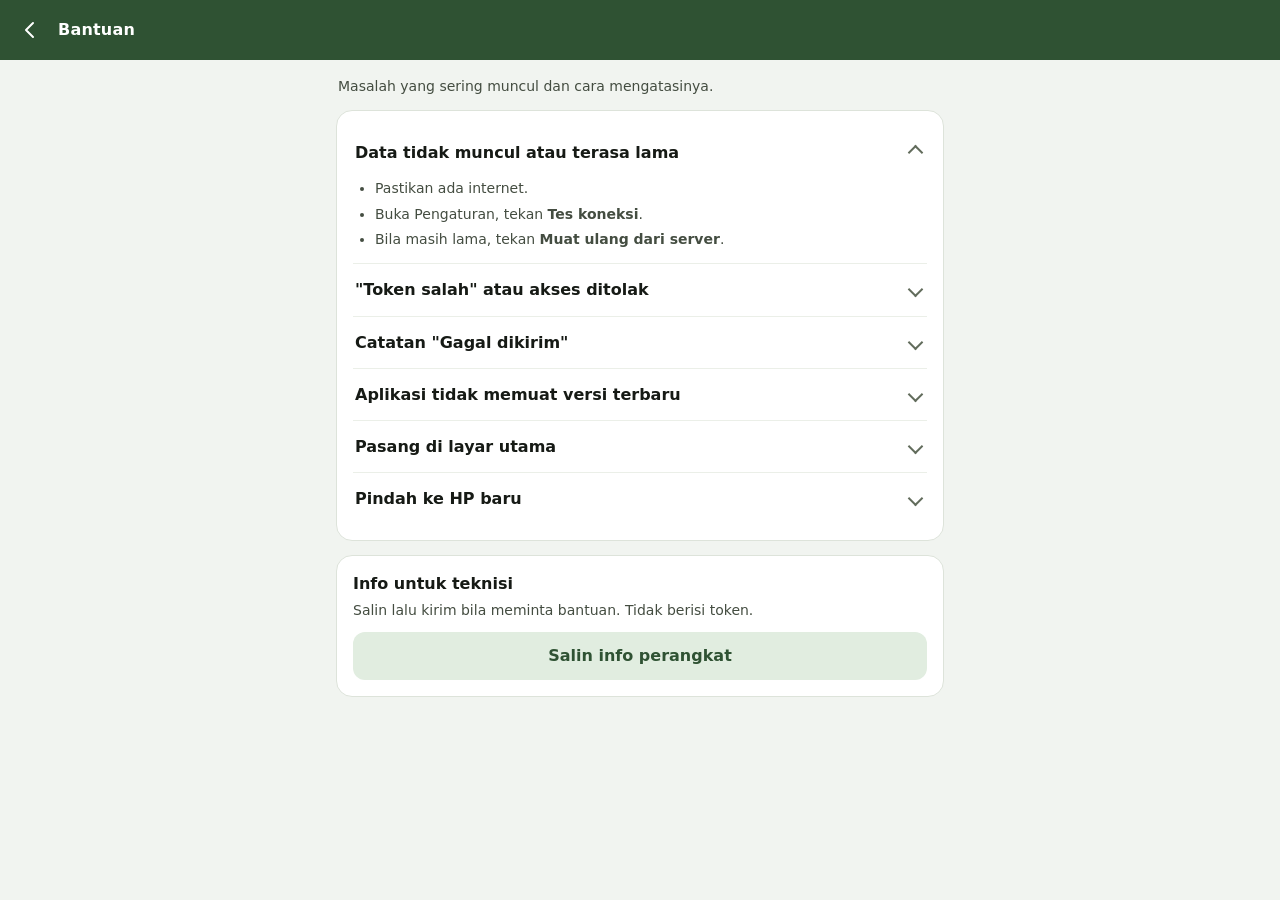
<file: bantuan.html>
<!DOCTYPE html>
<html lang="id">
<head>
<meta charset="UTF-8">
<meta name="viewport" content="width=device-width, initial-scale=1, viewport-fit=cover">
<title>Bantuan · Sayur App</title>
<link rel="manifest" href="./manifest.json">
<meta name="theme-color" content="#2F5233">
<meta name="color-scheme" content="light dark">
<link rel="apple-touch-icon" href="./icons/apple-touch-icon.png">
<link rel="icon" href="./icons/favicon-48.png">
<script>
(function(){var s=null;try{s=localStorage.getItem('sayur_dark');}catch(e){}
var d=s==='1'||(s===null&&window.matchMedia&&matchMedia('(prefers-color-scheme: dark)').matches);
if(d)document.documentElement.classList.add('dark');})();
</script>
<link rel="stylesheet" href="./halaman.css">
</head>
<body>
<header class="appbar">
  <button class="icon-btn" id="btnBack" type="button" aria-label="Kembali">
    <svg class="ic" viewBox="0 0 24 24"><path d="M15 5l-7 7 7 7"/></svg>
  </button>
  <h1>Bantuan</h1>
</header>
<main class="wrap">
  <p class="lead">Masalah yang sering muncul dan cara mengatasinya.</p>
  <section class="card">
  <details open><summary>Data tidak muncul atau terasa lama</summary><div class="isi"><ul><li>Pastikan ada internet.</li><li>Buka Pengaturan, tekan <b>Tes koneksi</b>.</li><li>Bila masih lama, tekan <b>Muat ulang dari server</b>.</li></ul></div></details>
  <details><summary>"Token salah" atau akses ditolak</summary><div class="isi"><p>Token di HP berbeda dengan token di server. Di editor Apps Script jalankan <code>infoKoneksi</code>, salin token terbaru, lalu isi di Pengaturan. Bila token pernah diganti lewat <code>buatTokenBaru</code>, semua HP harus diperbarui.</p></div></details>
  <details><summary>Catatan "Gagal dikirim"</summary><div class="isi"><p>Server menolak catatan itu, biasanya karena isinya tidak valid. Buka Pengaturan, bagian Pengiriman data. Perbaiki lewat aplikasi, atau tekan <b>Buang yang gagal</b> bila tidak diperlukan.</p></div></details>
  <details><summary>Aplikasi tidak memuat versi terbaru</summary><div class="isi"><p>Buka Pengaturan, tekan <b>Segarkan aplikasi</b> (perlu internet). Bila Anda mengubah file aplikasi, naikkan angka VERSI di <code>sw.js</code> sebelum mengunggah.</p></div></details>
  <details><summary>Pasang di layar utama</summary><div class="isi"><p>Android (Chrome): menu titik tiga, <b>Pasang aplikasi</b>. iPhone (Safari): tombol Bagikan, <b>Tambah ke Layar Utama</b>.</p></div></details>
  <details><summary>Pindah ke HP baru</summary><div class="isi"><p>Di HP lama buka Pengaturan, <b>Salin kode sambung</b>. Di HP baru tempel kode itu lalu tekan <b>Pakai</b>.</p></div></details>
  </section>
  <section class="card">
    <h2>Info untuk teknisi</h2>
    <p class="sub">Salin lalu kirim bila meminta bantuan. Tidak berisi token.</p>
    <div class="btn-row"><button class="btn" id="btnInfo" type="button">Salin info perangkat</button></div>
  </section>

</main>
<div class="toast" id="toast" role="status" aria-live="polite"></div>
<script src="./halaman.js"></script>
<script src="./storage.js"></script>
<script>
document.getElementById('btnInfo').addEventListener('click',function(){
  var S=window.SayurStorage,c=S&&S.config?S.config.get():{},q=S&&S.queue?S.queue:null;
  var t=['Sayur App','Alamat server: '+(c.url?'terisi':'kosong'),'Token: '+(c.token?'terisi':'kosong'),
   'Antrean: '+(q?q.list().length:'?')+' (gagal '+(q?q.failedCount():'?')+')','Online: '+(navigator.onLine?'ya':'tidak'),
   'Browser: '+navigator.userAgent].join('\n');
  Hal.salin(t).then(function(ok){Hal.toast(ok?'Info disalin':'Tidak bisa menyalin');});
});
</script>
</body>
</html>
</file>
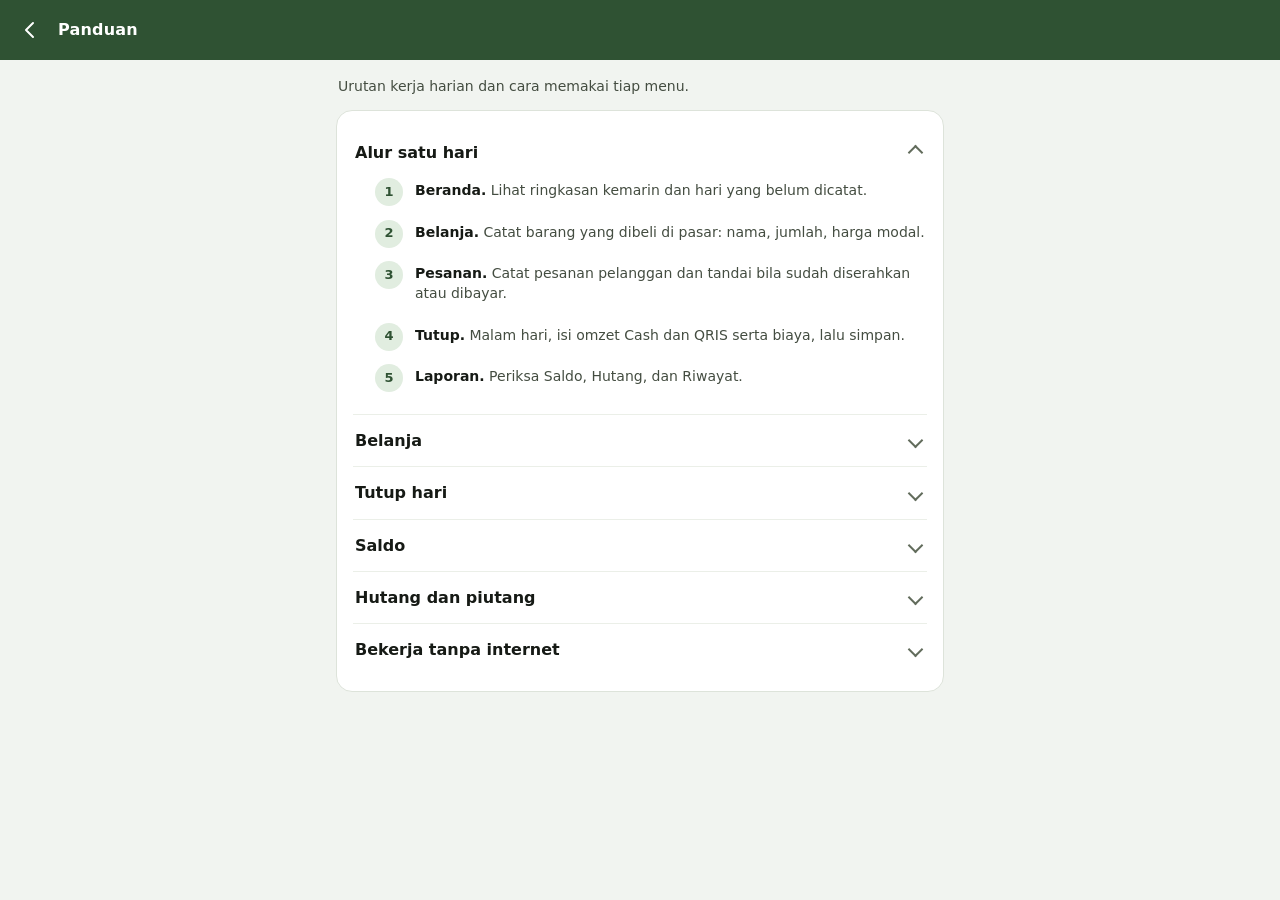
<file: panduan.html>
<!DOCTYPE html>
<html lang="id">
<head>
<meta charset="UTF-8">
<meta name="viewport" content="width=device-width, initial-scale=1, viewport-fit=cover">
<title>Panduan · Sayur App</title>
<link rel="manifest" href="./manifest.json">
<meta name="theme-color" content="#2F5233">
<meta name="color-scheme" content="light dark">
<link rel="apple-touch-icon" href="./icons/apple-touch-icon.png">
<link rel="icon" href="./icons/favicon-48.png">
<script>
(function(){var s=null;try{s=localStorage.getItem('sayur_dark');}catch(e){}
var d=s==='1'||(s===null&&window.matchMedia&&matchMedia('(prefers-color-scheme: dark)').matches);
if(d)document.documentElement.classList.add('dark');})();
</script>
<link rel="stylesheet" href="./halaman.css">
</head>
<body>
<header class="appbar">
  <button class="icon-btn" id="btnBack" type="button" aria-label="Kembali">
    <svg class="ic" viewBox="0 0 24 24"><path d="M15 5l-7 7 7 7"/></svg>
  </button>
  <h1>Panduan</h1>
</header>
<main class="wrap">
  <p class="lead">Urutan kerja harian dan cara memakai tiap menu.</p>
  <section class="card">
  <details open><summary>Alur satu hari</summary><div class="isi"><ol class="langkah"><li><b>Beranda.</b> Lihat ringkasan kemarin dan hari yang belum dicatat.</li><li><b>Belanja.</b> Catat barang yang dibeli di pasar: nama, jumlah, harga modal.</li><li><b>Pesanan.</b> Catat pesanan pelanggan dan tandai bila sudah diserahkan atau dibayar.</li><li><b>Tutup.</b> Malam hari, isi omzet Cash dan QRIS serta biaya, lalu simpan.</li><li><b>Laporan.</b> Periksa Saldo, Hutang, dan Riwayat.</li></ol></div></details>
  <details><summary>Belanja</summary><div class="isi"><ul><li>Ketik nama barang, jumlah, dan harga modal. Jumlah boleh ditulis seperti <code>2,5</code> atau <code>2 kg</code>.</li><li>Harga jual diperkirakan dari modal dan persen susut di Pengaturan.</li><li>Belanja yang dibayar utang dicatat sebagai hutang ke pemasok.</li></ul></div></details>
  <details><summary>Tutup hari</summary><div class="isi"><ul><li>Isi omzet Cash dan QRIS, lalu biaya: ops pasar, bensin, lain-lain.</li><li>Laba bersih dihitung otomatis: omzet dikurangi modal belanja dan semua biaya.</li><li>Hari libur: tandai libur agar tidak dianggap bolong.</li></ul></div></details>
  <details><summary>Saldo</summary><div class="isi"><ul><li>Saldo dihitung dari Setor dikurangi Tarik, terpisah untuk Cash dan QRIS.</li><li>Gunakan Setor saat menambah uang ke kas, Tarik saat mengambil.</li><li>Pembayaran hutang otomatis ikut tercatat sebagai mutasi.</li></ul></div></details>
  <details><summary>Hutang dan piutang</summary><div class="isi"><ul><li>Buka satu hutang, isi jumlah dan metode, lalu Bayar.</li><li>Bila hutang sudah lunas, tombol bayar tidak muncul lagi.</li></ul></div></details>
  <details><summary>Bekerja tanpa internet</summary><div class="isi"><p>Catatan tetap bisa dibuat saat offline. Tanda <b>Belum terkirim</b> muncul pada catatan yang masih di HP. Saat internet kembali, aplikasi mengirimnya otomatis. Pemakaian berulang tidak membuat data ganda.</p></div></details>
  </section>

</main>
<div class="toast" id="toast" role="status" aria-live="polite"></div>
<script src="./halaman.js"></script>
</body>
</html>
</file>
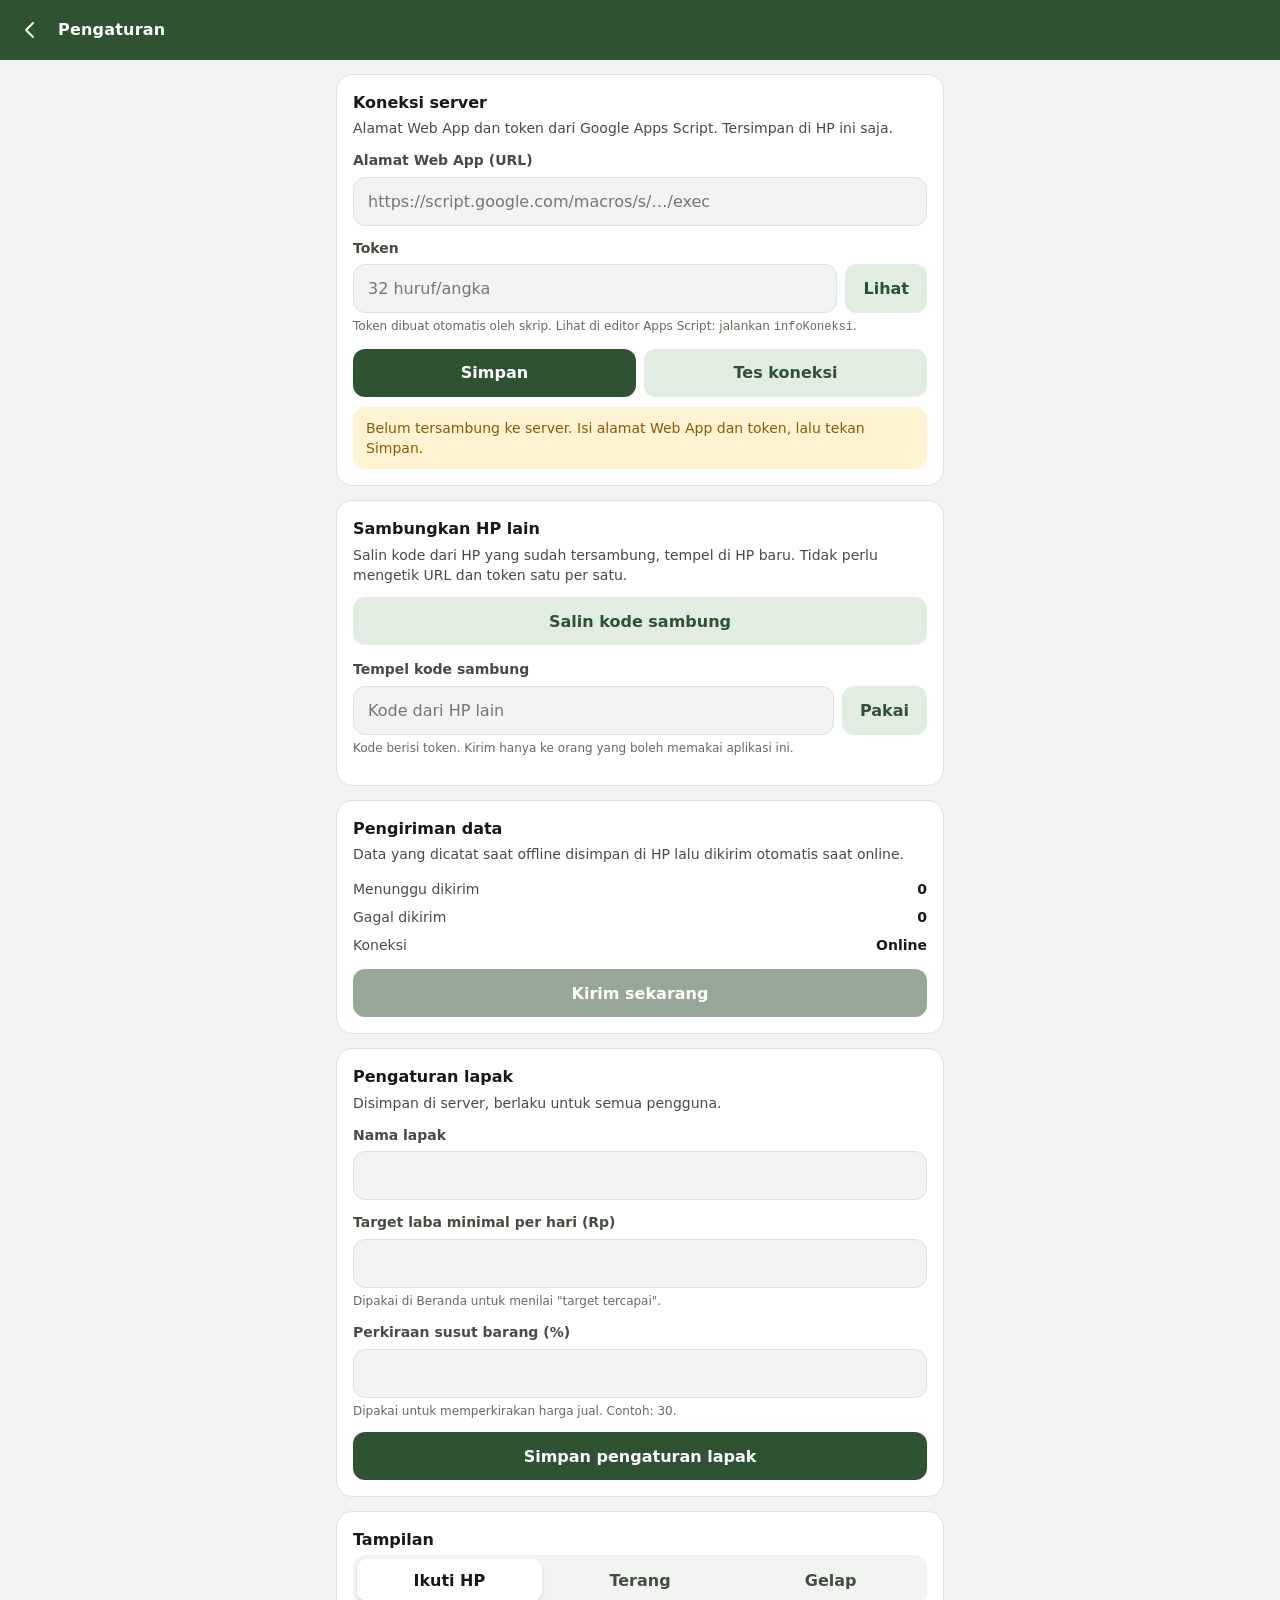
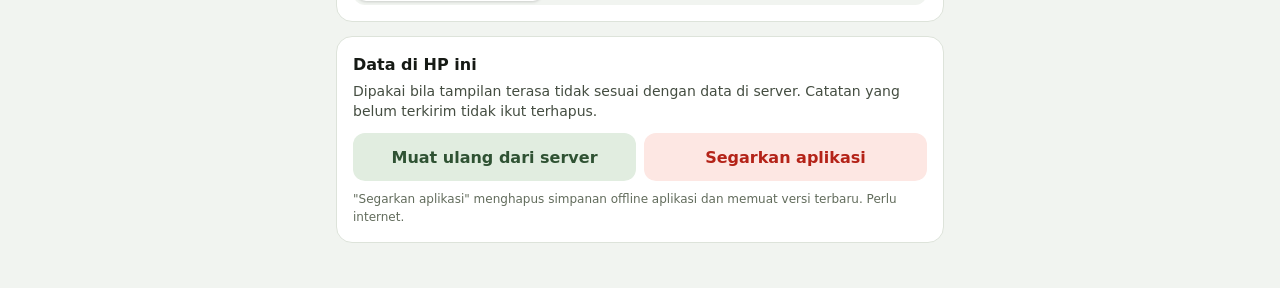
<file: pengaturan.html>
<!DOCTYPE html>
<html lang="id">
<head>
<meta charset="UTF-8">
<meta name="viewport" content="width=device-width, initial-scale=1, viewport-fit=cover">
<title>Pengaturan · Sayur App</title>
<link rel="manifest" href="./manifest.json">
<meta name="theme-color" content="#2F5233">
<meta name="color-scheme" content="light dark">
<link rel="apple-touch-icon" href="./icons/apple-touch-icon.png">
<link rel="icon" href="./icons/favicon-48.png">
<script>
(function(){var s=null;try{s=localStorage.getItem('sayur_dark');}catch(e){}
var d=s==='1'||(s===null&&window.matchMedia&&matchMedia('(prefers-color-scheme: dark)').matches);
if(d)document.documentElement.classList.add('dark');})();
</script>
<link rel="stylesheet" href="./halaman.css">
</head>
<body>
<header class="appbar">
  <button class="icon-btn" id="btnBack" type="button" aria-label="Kembali">
    <svg class="ic" viewBox="0 0 24 24"><path d="M15 5l-7 7 7 7"/></svg>
  </button>
  <h1>Pengaturan</h1>
</header>

<main class="wrap">

  <section class="card" aria-labelledby="hKoneksi">
    <h2 id="hKoneksi">Koneksi server</h2>
    <p class="sub">Alamat Web App dan token dari Google Apps Script. Tersimpan di HP ini saja.</p>
    <div class="field">
      <label for="inUrl">Alamat Web App (URL)</label>
      <input id="inUrl" type="url" inputmode="url" autocomplete="off" autocapitalize="off" spellcheck="false"
             placeholder="https://script.google.com/macros/s/…/exec">
    </div>
    <div class="field">
      <label for="inToken">Token</label>
      <div class="input-row">
        <input id="inToken" type="password" autocomplete="off" autocapitalize="off" spellcheck="false" placeholder="32 huruf/angka">
        <button class="btn" id="btnLihat" type="button" aria-pressed="false">Lihat</button>
      </div>
      <p class="hint">Token dibuat otomatis oleh skrip. Lihat di editor Apps Script: jalankan <code>infoKoneksi</code>.</p>
    </div>
    <div class="btn-row">
      <button class="btn btn-primary" id="btnSimpanKoneksi" type="button">Simpan</button>
      <button class="btn" id="btnTes" type="button">Tes koneksi</button>
    </div>
    <div class="stat" id="statKoneksi" hidden role="status"></div>
  </section>

  <section class="card" aria-labelledby="hSambung">
    <h2 id="hSambung">Sambungkan HP lain</h2>
    <p class="sub">Salin kode dari HP yang sudah tersambung, tempel di HP baru. Tidak perlu mengetik URL dan token satu per satu.</p>
    <div class="btn-row">
      <button class="btn" id="btnSalinKode" type="button">Salin kode sambung</button>
    </div>
    <div class="field" style="margin-top:14px">
      <label for="inKode">Tempel kode sambung</label>
      <div class="input-row">
        <input id="inKode" type="text" autocomplete="off" autocapitalize="off" spellcheck="false" placeholder="Kode dari HP lain">
        <button class="btn" id="btnPakaiKode" type="button">Pakai</button>
      </div>
      <p class="hint">Kode berisi token. Kirim hanya ke orang yang boleh memakai aplikasi ini.</p>
    </div>
  </section>

  <section class="card" aria-labelledby="hSinkron">
    <h2 id="hSinkron">Pengiriman data</h2>
    <p class="sub">Data yang dicatat saat offline disimpan di HP lalu dikirim otomatis saat online.</p>
    <dl class="kv">
      <dt>Menunggu dikirim</dt><dd id="kvMenunggu">0</dd>
      <dt>Gagal dikirim</dt><dd id="kvGagal">0</dd>
      <dt>Koneksi</dt><dd id="kvOnline">-</dd>
    </dl>
    <div class="btn-row" style="margin-top:14px">
      <button class="btn btn-primary" id="btnKirim" type="button">Kirim sekarang</button>
      <button class="btn btn-danger" id="btnBuang" type="button" hidden>Buang yang gagal</button>
    </div>
    <div class="stat" id="statKirim" hidden role="status"></div>
  </section>

  <section class="card" aria-labelledby="hLapak">
    <h2 id="hLapak">Pengaturan lapak</h2>
    <p class="sub">Disimpan di server, berlaku untuk semua pengguna.</p>
    <div class="field">
      <label for="inNama">Nama lapak</label>
      <input id="inNama" type="text" autocomplete="off" maxlength="60">
    </div>
    <div class="field">
      <label for="inBatas">Target laba minimal per hari (Rp)</label>
      <input id="inBatas" type="tel" inputmode="numeric" autocomplete="off">
      <p class="hint">Dipakai di Beranda untuk menilai "target tercapai".</p>
    </div>
    <div class="field">
      <label for="inSusut">Perkiraan susut barang (%)</label>
      <input id="inSusut" type="tel" inputmode="decimal" autocomplete="off">
      <p class="hint">Dipakai untuk memperkirakan harga jual. Contoh: 30.</p>
    </div>
    <button class="btn btn-primary btn-block" id="btnSimpanLapak" type="button">Simpan pengaturan lapak</button>
    <div class="stat" id="statLapak" hidden role="status"></div>
  </section>

  <section class="card" aria-labelledby="hTampil">
    <h2 id="hTampil">Tampilan</h2>
    <div class="seg" role="group" aria-label="Mode warna">
      <button type="button" data-mode="sistem">Ikuti HP</button>
      <button type="button" data-mode="terang">Terang</button>
      <button type="button" data-mode="gelap">Gelap</button>
    </div>
  </section>

  <section class="card" aria-labelledby="hData">
    <h2 id="hData">Data di HP ini</h2>
    <p class="sub">Dipakai bila tampilan terasa tidak sesuai dengan data di server. Catatan yang belum terkirim tidak ikut terhapus.</p>
    <div class="btn-row">
      <button class="btn" id="btnCache" type="button">Muat ulang dari server</button>
      <button class="btn btn-danger" id="btnReset" type="button">Segarkan aplikasi</button>
    </div>
    <p class="hint" style="margin-top:10px;font-size:12px;color:var(--text-3)">"Segarkan aplikasi" menghapus simpanan offline aplikasi dan memuat versi terbaru. Perlu internet.</p>
  </section>

</main>
<div class="toast" id="toast" role="status" aria-live="polite"></div>

<script src="./storage.js"></script>
<script src="./halaman.js"></script>
<script>
(function(){
  var $ = Hal.$, S = window.SayurStorage;

  function tampil(el, jenis, teks){
    el.hidden = false; el.className = 'stat' + (jenis ? ' ' + jenis : ''); el.textContent = teks;
  }

  /* ---------- Koneksi ---------- */
  function isiKoneksi(){
    var c = S.config.get();
    $('inUrl').value = c.url; $('inToken').value = c.token;
  }
  function valid(url, token){
    if(!/^https:\/\/script\.google\.com\/.+\/exec$/.test(url))
      return 'Alamat harus berawalan https://script.google.com/ dan berakhiran /exec';
    if(!token) return 'Token belum diisi';
    return '';
  }
  $('btnLihat').addEventListener('click', function(){
    var t = $('inToken'), buka = t.type === 'password';
    t.type = buka ? 'text' : 'password';
    this.textContent = buka ? 'Sembunyi' : 'Lihat';
    this.setAttribute('aria-pressed', buka ? 'true' : 'false');
  });
  $('btnSimpanKoneksi').addEventListener('click', function(){
    var url = $('inUrl').value.trim(), token = $('inToken').value.trim();
    var salah = valid(url, token);
    if(salah){ tampil($('statKoneksi'), 'bad', salah); return; }
    S.config.set({url: url, token: token});
    tampil($('statKoneksi'), 'ok', 'Tersimpan. Menguji koneksi…');
    tes();
  });
  function tes(){
    var btn = $('btnTes'); btn.disabled = true;
    tampil($('statKoneksi'), '', 'Menghubungi server…');
    S.ping().then(function(r){
      tampil($('statKoneksi'), 'ok', 'Tersambung. Versi server ' + (r && r.versi || '?') + ', zona waktu ' + (r && r.zona || '?') + '.');
      muatLapak();
    }, function(e){
      var jenis = e && e.kind === 'auth' ? 'bad' : 'warn';
      tampil($('statKoneksi'), jenis, (e && e.message) || 'Gagal menghubungi server');
    }).then(function(){ btn.disabled = false; segarkanStatus(); });
  }
  $('btnTes').addEventListener('click', function(){
    var url = $('inUrl').value.trim(), token = $('inToken').value.trim();
    var salah = valid(url, token);
    if(salah){ tampil($('statKoneksi'), 'bad', salah); return; }
    S.config.set({url: url, token: token});
    tes();
  });

  /* ---------- Kode sambung ---------- */
  function enc(o){ return btoa(unescape(encodeURIComponent(JSON.stringify(o)))); }
  function dec(s){ return JSON.parse(decodeURIComponent(escape(atob(s)))); }
  $('btnSalinKode').addEventListener('click', function(){
    var c = S.config.get();
    if(!c.url || !c.token){ Hal.toast('Isi alamat dan token dulu'); return; }
    Hal.salin('SAYUR1:' + enc({u: c.url, t: c.token})).then(function(ok){
      Hal.toast(ok ? 'Kode disalin' : 'Tidak bisa menyalin otomatis');
    });
  });
  $('btnPakaiKode').addEventListener('click', function(){
    var raw = $('inKode').value.trim();
    try{
      if(raw.indexOf('SAYUR1:') !== 0) throw new Error('format');
      var o = dec(raw.slice(7));
      var salah = valid(String(o.u || ''), String(o.t || ''));
      if(salah) throw new Error(salah);
      S.config.set({url: o.u, token: o.t});
      isiKoneksi(); $('inKode').value = '';
      Hal.toast('Tersambung. Menguji…'); tes();
    }catch(e){
      tampil($('statKoneksi'), 'bad', 'Kode tidak valid. Salin ulang dari HP yang sudah tersambung.');
    }
  });

  /* ---------- Pengiriman data ---------- */
  function segarkanStatus(){
    var l = S.queue.list(), gagal = S.queue.failedCount();
    $('kvMenunggu').textContent = String(Math.max(0, l.length - gagal));
    $('kvGagal').textContent = String(gagal);
    $('kvOnline').textContent = navigator.onLine ? 'Online' : 'Offline';
    $('btnBuang').hidden = gagal === 0;
    $('btnKirim').disabled = l.length === 0;
  }
  $('btnKirim').addEventListener('click', function(){
    var btn = this; btn.disabled = true;
    tampil($('statKirim'), '', 'Mengirim…');
    S.queue.resetFailed();
    S.processQueue().then(function(r){
      if(r && r.skipped){
        tampil($('statKirim'), 'warn', r.reason === 'config' ? 'Alamat server/token belum diisi.' :
          (r.reason === 'offline' ? 'Sedang offline.' : 'Sedang dikirim di tab lain.'));
      } else {
        var sisa = S.queue.list().length, gagal = S.queue.failedCount();
        if(!sisa) tampil($('statKirim'), 'ok', 'Semua data sudah terkirim.');
        else if(gagal) tampil($('statKirim'), 'bad', gagal + ' data ditolak server. Lihat menu Bantuan untuk langkah selanjutnya.');
        else tampil($('statKirim'), 'warn', sisa + ' data belum terkirim. Coba lagi nanti.');
      }
    }, function(){ tampil($('statKirim'), 'bad', 'Gagal mengirim. Coba lagi.'); })
    .then(function(){ segarkanStatus(); });
  });
  $('btnBuang').addEventListener('click', function(){
    if(!confirm('Buang data yang gagal terkirim? Data ini tidak akan masuk ke server.')) return;
    S.discardFailed(); segarkanStatus(); Hal.toast('Dibuang');
  });
  ['sayur:queue','sayur:sync','online','offline'].forEach(function(e){ window.addEventListener(e, segarkanStatus); });

  /* ---------- Pengaturan lapak ---------- */
  function fmtRp(n){ n = Number(n) || 0; return n ? n.toLocaleString('id-ID') : ''; }
  $('inBatas').addEventListener('input', function(){
    var d = this.value.replace(/\D/g, ''); this.value = d ? Number(d).toLocaleString('id-ID') : '';
  });
  function muatLapak(){
    S.pengaturan.get().then(function(p){
      p = p || {};
      $('inNama').value = p.NamaLapak || '';
      $('inBatas').value = fmtRp(p.BatasMinimalLaba);
      var s = Number(p.SusutRate);
      $('inSusut').value = s > 0 ? String(Math.round(s * 1000) / 10).replace('.', ',') : '';
    });
  }
  $('btnSimpanLapak').addEventListener('click', function(){
    var nama = $('inNama').value.trim();
    var batas = parseInt($('inBatas').value.replace(/\D/g, ''), 10) || 0;
    var susut = parseFloat($('inSusut').value.replace(',', '.'));
    if(!nama){ tampil($('statLapak'), 'bad', 'Nama lapak wajib diisi'); return; }
    if(!(batas > 0)){ tampil($('statLapak'), 'bad', 'Target laba harus lebih dari 0'); return; }
    if(!(susut >= 0 && susut <= 90)){ tampil($('statLapak'), 'bad', 'Susut harus antara 0 dan 90 persen'); return; }
    var btn = this; btn.disabled = true;
    S.pengaturan.set({NamaLapak: nama, BatasMinimalLaba: batas, SusutRate: Math.round(susut * 10) / 1000})
      .then(function(r){
        tampil($('statLapak'), r && r.queued ? 'warn' : 'ok',
          r && r.queued ? 'Tersimpan di HP, akan dikirim ke server saat tersambung.' : 'Tersimpan di server.');
      }, function(e){ tampil($('statLapak'), 'bad', (e && e.message) || 'Gagal menyimpan'); })
      .then(function(){ btn.disabled = false; segarkanStatus(); });
  });

  /* ---------- Tampilan ---------- */
  function tandaiMode(){
    var m = Hal.modeGelap();
    Array.prototype.forEach.call(document.querySelectorAll('.seg button'), function(b){
      b.classList.toggle('on', b.dataset.mode === m);
    });
  }
  Array.prototype.forEach.call(document.querySelectorAll('.seg button'), function(b){
    b.addEventListener('click', function(){ Hal.setModeGelap(b.dataset.mode); tandaiMode(); });
  });

  /* ---------- Data di HP ---------- */
  var KUNCI_SALINAN = ['sayur_dashboard_cache', 'sayur_pengaturan_v1',
    'mawih_mutasi_srv_v2', 'mawih_hutang_srv_v2', 'mawih_riwayat_srv_v1'];
  $('btnCache').addEventListener('click', function(){
    var hapus = [];
    try{
      for(var i = 0; i < localStorage.length; i++){
        var k = localStorage.key(i);
        if(k && (k.indexOf('sayur_c1:') === 0 || KUNCI_SALINAN.indexOf(k) !== -1)) hapus.push(k);
      }
      hapus.forEach(function(k){ localStorage.removeItem(k); });
    }catch(e){}
    Hal.toast('Salinan dihapus. Data dimuat ulang saat halaman dibuka.');
  });
  $('btnReset').addEventListener('click', function(){
    if(!confirm('Segarkan aplikasi? Catatan yang belum terkirim tetap aman.')) return;
    var tugas = [];
    if('serviceWorker' in navigator){
      tugas.push(navigator.serviceWorker.getRegistrations().then(function(rs){
        return Promise.all(rs.map(function(r){ return r.unregister(); }));
      }));
    }
    if(window.caches){
      tugas.push(caches.keys().then(function(ks){ return Promise.all(ks.map(function(k){ return caches.delete(k); })); }));
    }
    Promise.all(tugas).catch(function(){}).then(function(){ location.href = './'; });
  });

  /* ---------- mulai ---------- */
  isiKoneksi(); tandaiMode(); segarkanStatus(); muatLapak();
  if(!S.config.isReady()){
    tampil($('statKoneksi'), 'warn', 'Belum tersambung ke server. Isi alamat Web App dan token, lalu tekan Simpan.');
  }
})();
</script>
</body>
</html>
</file>
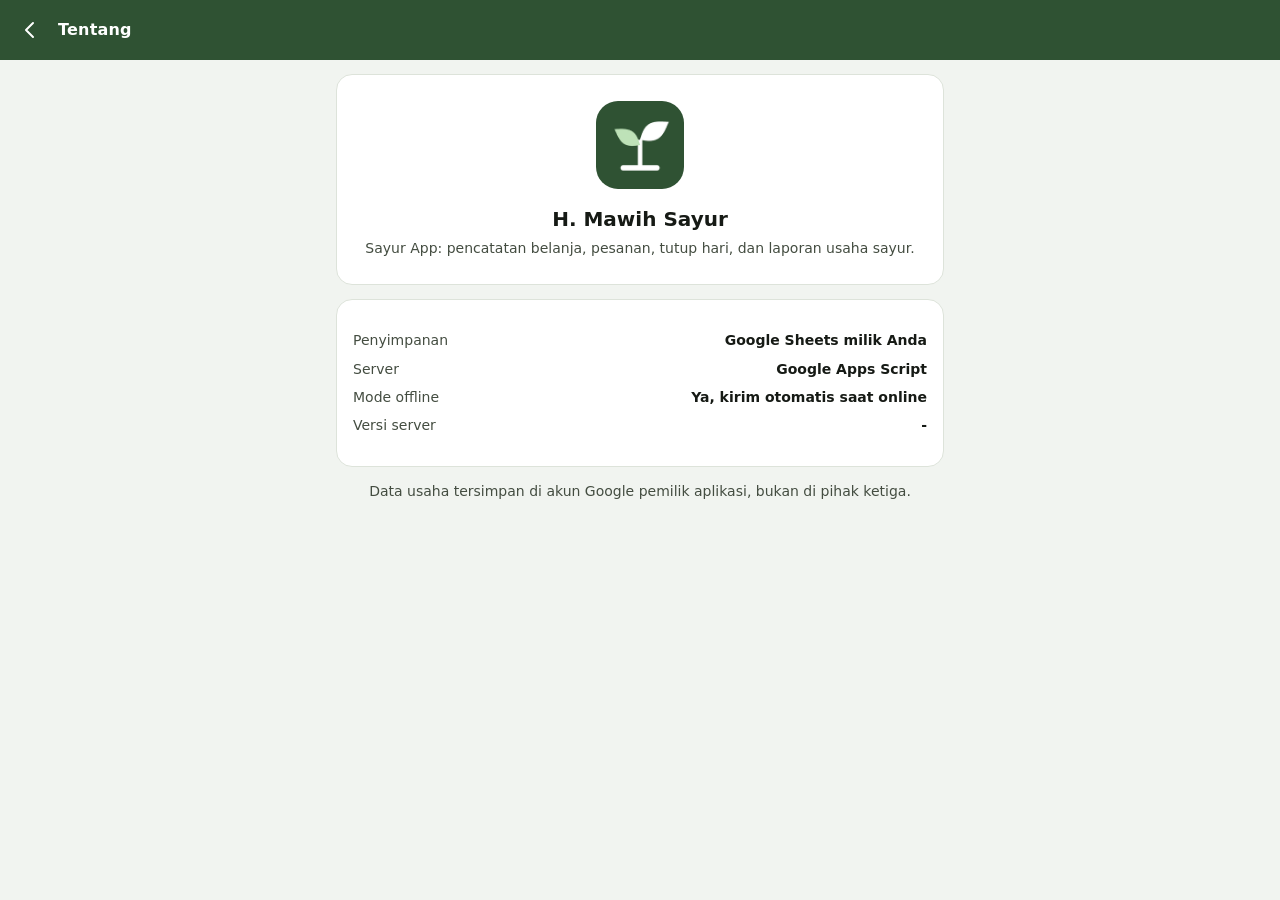
<file: tentang.html>
<!DOCTYPE html>
<html lang="id">
<head>
<meta charset="UTF-8">
<meta name="viewport" content="width=device-width, initial-scale=1, viewport-fit=cover">
<title>Tentang · Sayur App</title>
<link rel="manifest" href="./manifest.json">
<meta name="theme-color" content="#2F5233">
<meta name="color-scheme" content="light dark">
<link rel="apple-touch-icon" href="./icons/apple-touch-icon.png">
<link rel="icon" href="./icons/favicon-48.png">
<script>
(function(){var s=null;try{s=localStorage.getItem('sayur_dark');}catch(e){}
var d=s==='1'||(s===null&&window.matchMedia&&matchMedia('(prefers-color-scheme: dark)').matches);
if(d)document.documentElement.classList.add('dark');})();
</script>
<link rel="stylesheet" href="./halaman.css">
</head>
<body>
<header class="appbar">
  <button class="icon-btn" id="btnBack" type="button" aria-label="Kembali">
    <svg class="ic" viewBox="0 0 24 24"><path d="M15 5l-7 7 7 7"/></svg>
  </button>
  <h1>Tentang</h1>
</header>
<main class="wrap">
  <section class="card hero">
    <img src="./icons/icon-192.png" alt="">
    <h2>H. Mawih Sayur</h2>
    <p>Sayur App: pencatatan belanja, pesanan, tutup hari, dan laporan usaha sayur.</p>
  </section>
  <section class="card">
    <dl class="kv">
      <dt>Penyimpanan</dt><dd>Google Sheets milik Anda</dd>
      <dt>Server</dt><dd>Google Apps Script</dd>
      <dt>Mode offline</dt><dd>Ya, kirim otomatis saat online</dd>
      <dt>Versi server</dt><dd id="kvVer">-</dd>
    </dl>
  </section>
  <p class="lead" style="text-align:center">Data usaha tersimpan di akun Google pemilik aplikasi, bukan di pihak ketiga.</p>

</main>
<div class="toast" id="toast" role="status" aria-live="polite"></div>
<script src="./halaman.js"></script>
<script src="./storage.js"></script>
<script>
(function(){var S=window.SayurStorage;if(!S||!S.ping)return;
S.ping().then(function(r){document.getElementById('kvVer').textContent=(r&&r.versi)||'-';},function(){});})();
</script>
</body>
</html>
</file>
<file: halaman.css>
/* Gaya bersama untuk halaman menu kebab: Pengaturan, Panduan, Tentang, Bantuan.
   Warna & ukuran mengikuti aplikasi utama. */
:root{
  --bg:#F1F4F0; --surface:#FFFFFF; --line:#DDE3DA; --line-soft:#EBEFE8;
  --text:#161A15; --text-2:#444D41; --text-3:#626C5C;
  --brand:#2F5233; --appbar:#2F5233; --accent:#2F5233; --accent-tint:#E1EDE0;
  --pos:#2E7D32; --pos-bg:#E3F1E4; --warn:#8A5A00; --warn-bg:#FFF3D1;
  --danger:#B42318; --danger-bg:#FDE7E3; --info:#2563A0; --info-tint:#E1EDF6;
  --r:16px; --r-sm:12px;
  --fs-xs:12px; --fs-sm:14px; --fs-md:16px; --fs-lg:20px;
  color-scheme:light;
}
html.dark{
  --bg:#0E120E; --surface:#171C16; --line:#2A3228; --line-soft:#20261F;
  --text:#EDF0E8; --text-2:#BCC4B5; --text-3:#9BA494;
  --appbar:#1B261B; --accent:#8CC792; --accent-tint:#223325;
  --pos:#6FCF7A; --pos-bg:#1C2D1E; --warn:#E6C16A; --warn-bg:#2A2415;
  --danger:#FF8F80; --danger-bg:#3A1D18; --info:#7FB2E6; --info-tint:#17293A;
  color-scheme:dark;
}
*{box-sizing:border-box;-webkit-tap-highlight-color:transparent}
html{-webkit-text-size-adjust:100%;background:var(--bg)}
body{
  margin:0;min-height:100dvh;background:var(--bg);color:var(--text);
  font:400 var(--fs-md)/1.45 system-ui,-apple-system,"Segoe UI",Roboto,"Helvetica Neue",Arial,sans-serif;
  -webkit-font-smoothing:antialiased;
  padding-bottom:calc(32px + env(safe-area-inset-bottom,0px));
}
h1,h2,h3,p{margin:0}
a{color:var(--accent)}

.appbar{
  position:sticky;top:0;z-index:5;display:flex;align-items:center;gap:6px;
  padding:calc(8px + env(safe-area-inset-top,0px)) 8px 8px;
  background:var(--appbar);color:#fff;
}
.appbar h1{font-size:var(--fs-md);font-weight:700;letter-spacing:.2px;flex:1;min-width:0}
.icon-btn{
  appearance:none;border:0;background:transparent;color:inherit;cursor:pointer;
  width:44px;height:44px;border-radius:12px;display:grid;place-items:center;
}
.icon-btn:active{background:rgba(255,255,255,.14)}
.ic{width:24px;height:24px;fill:none;stroke:currentColor;stroke-width:2;stroke-linecap:round;stroke-linejoin:round}

.wrap{max-width:640px;margin:0 auto;padding:14px 16px 0}
.lead{color:var(--text-2);font-size:var(--fs-sm);margin:2px 2px 14px}

.card{
  background:var(--surface);border:1px solid var(--line);border-radius:var(--r);
  padding:16px;margin-bottom:14px;
}
.card > h2{font-size:var(--fs-md);font-weight:700;margin-bottom:4px}
.card > .sub{font-size:var(--fs-sm);color:var(--text-2);margin-bottom:12px}

.field{margin-bottom:12px}
.field label{display:block;font-size:var(--fs-sm);font-weight:600;color:var(--text-2);margin-bottom:6px}
.field .hint{font-size:var(--fs-xs);color:var(--text-3);margin-top:5px}
input[type=text],input[type=url],input[type=password],input[type=tel],textarea,select{
  width:100%;font:inherit;color:var(--text);background:var(--bg);
  border:1.5px solid var(--line);border-radius:var(--r-sm);padding:12px 14px;min-height:48px;
}
textarea{min-height:84px;resize:vertical}
input:focus,textarea:focus,select:focus{outline:2px solid var(--accent);outline-offset:1px;border-color:var(--accent)}
.input-row{display:flex;gap:8px}
.input-row > input{flex:1;min-width:0}

.btn{
  appearance:none;border:0;cursor:pointer;font:inherit;font-weight:700;
  min-height:48px;padding:0 18px;border-radius:var(--r-sm);
  background:var(--accent-tint);color:var(--accent);
}
.btn:active{filter:brightness(.94)}
.btn:disabled{opacity:.5;cursor:default}
.btn-primary{background:var(--brand);color:#fff}
html.dark .btn-primary{background:#3C6B41}
.btn-danger{background:var(--danger-bg);color:var(--danger)}
.btn-block{width:100%}
.btn-row{display:flex;gap:8px;flex-wrap:wrap}
.btn-row .btn{flex:1;min-width:140px}

.stat{
  display:flex;gap:10px;align-items:flex-start;border-radius:var(--r-sm);
  padding:11px 13px;font-size:var(--fs-sm);margin-top:10px;
  background:var(--info-tint);color:var(--info);
}
.stat.ok{background:var(--pos-bg);color:var(--pos)}
.stat.warn{background:var(--warn-bg);color:var(--warn)}
.stat.bad{background:var(--danger-bg);color:var(--danger)}
.stat[hidden]{display:none}

.kv{display:grid;grid-template-columns:auto 1fr;gap:8px 14px;font-size:var(--fs-sm)}
.kv dt{color:var(--text-2)}
.kv dd{margin:0;text-align:right;font-weight:600;word-break:break-word}

.seg{display:flex;gap:6px;background:var(--bg);border-radius:var(--r-sm);padding:4px}
.seg button{
  flex:1;appearance:none;border:0;background:transparent;color:var(--text-2);font:inherit;
  font-weight:600;min-height:42px;border-radius:9px;cursor:pointer;
}
.seg button.on{background:var(--surface);color:var(--text);box-shadow:0 1px 3px rgba(0,0,0,.16)}

details{border-top:1px solid var(--line-soft)}
details:first-of-type{border-top:0}
summary{
  list-style:none;cursor:pointer;padding:14px 2px;font-weight:600;
  display:flex;align-items:center;justify-content:space-between;gap:10px;min-height:48px;
}
summary::-webkit-details-marker{display:none}
summary::after{
  content:"";width:9px;height:9px;flex:none;border-right:2px solid var(--text-3);
  border-bottom:2px solid var(--text-3);transform:rotate(45deg);transition:transform .15s;margin-right:4px;
}
details[open] > summary::after{transform:rotate(-135deg)}
details .isi{padding:0 2px 14px;color:var(--text-2);font-size:var(--fs-sm)}
details .isi p + p, details .isi ul + p, details .isi p + ul{margin-top:8px}
.isi ul,.isi ol{margin:0;padding-left:20px}
.isi li + li{margin-top:5px}
.isi code,.kode{
  font:600 13px/1.4 ui-monospace,SFMono-Regular,Menlo,Consolas,monospace;
  background:var(--bg);padding:1px 6px;border-radius:6px;word-break:break-all;
}

.langkah{counter-reset:s;list-style:none;padding:0;margin:0}
.langkah li{counter-increment:s;position:relative;padding:2px 0 14px 40px;font-size:var(--fs-sm);color:var(--text-2)}
.langkah li::before{
  content:counter(s);position:absolute;left:0;top:0;width:28px;height:28px;border-radius:50%;
  background:var(--accent-tint);color:var(--accent);font-weight:700;display:grid;place-items:center;font-size:13px;
}
.langkah li b{color:var(--text)}

.hero{text-align:center;padding:26px 16px}
.hero img{width:88px;height:88px;border-radius:22px;margin-bottom:10px}
.hero h2{font-size:var(--fs-lg)}
.hero p{color:var(--text-2);font-size:var(--fs-sm);margin-top:4px}

.toast{
  position:fixed;left:50%;bottom:calc(24px + env(safe-area-inset-bottom,0px));transform:translate(-50%,20px);
  background:#202620;color:#fff;padding:12px 18px;border-radius:12px;font-size:var(--fs-sm);
  opacity:0;pointer-events:none;transition:.2s;max-width:calc(100% - 32px);z-index:20;text-align:center;
}
.toast.show{opacity:1;transform:translate(-50%,0)}
.sr-only{position:absolute;width:1px;height:1px;overflow:hidden;clip:rect(0 0 0 0)}
</file>
